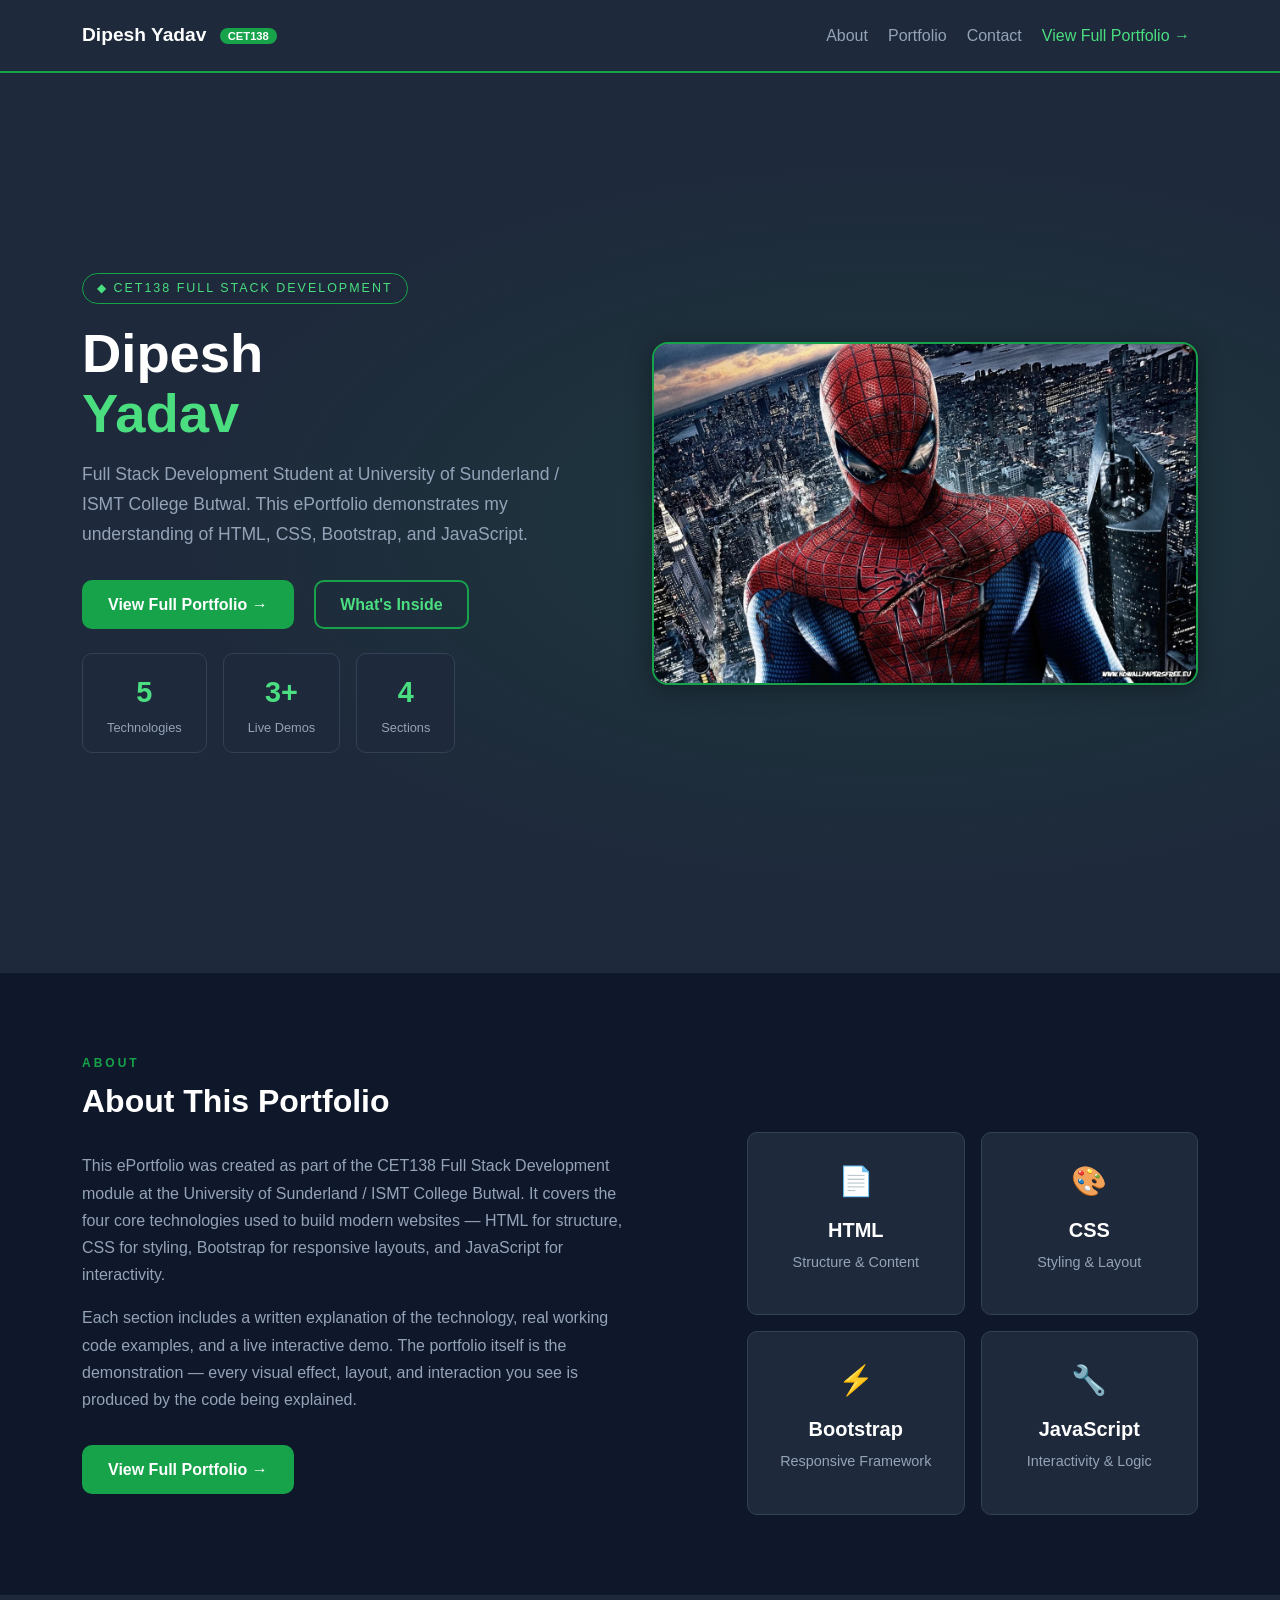
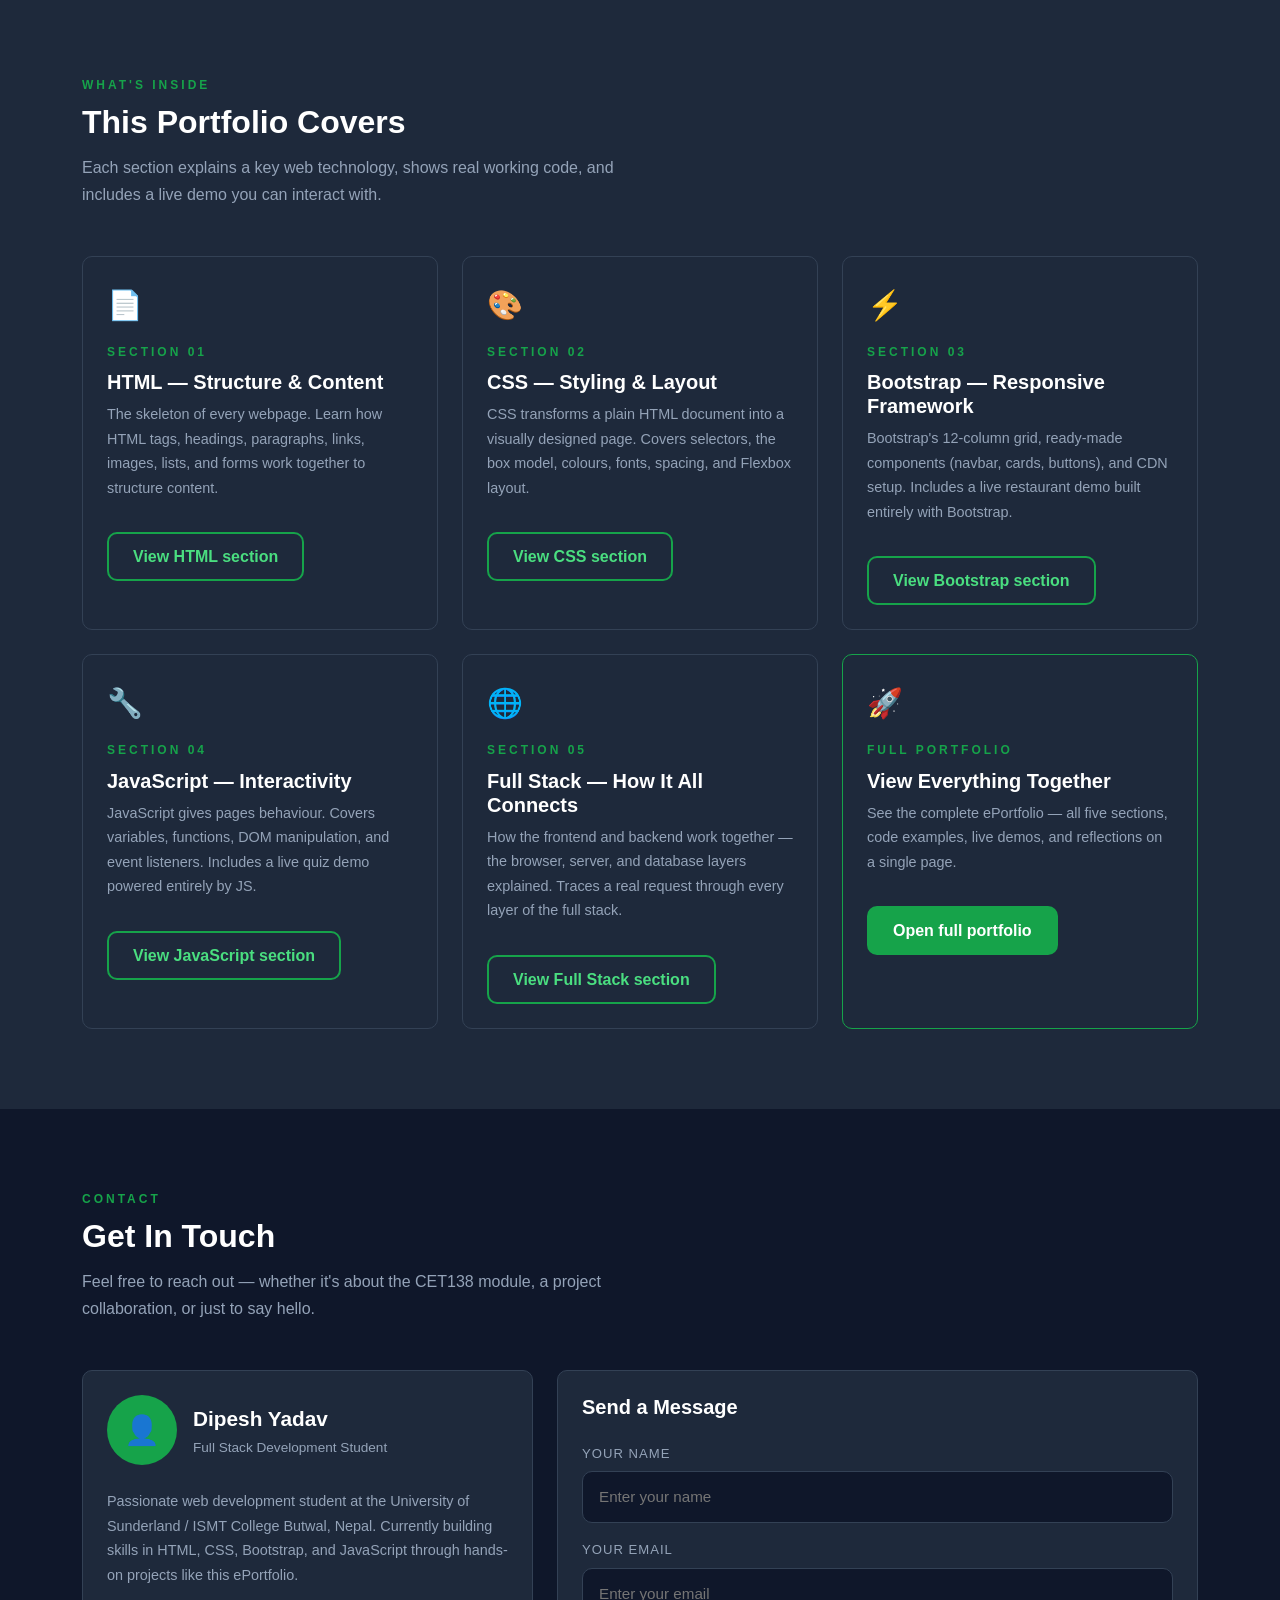
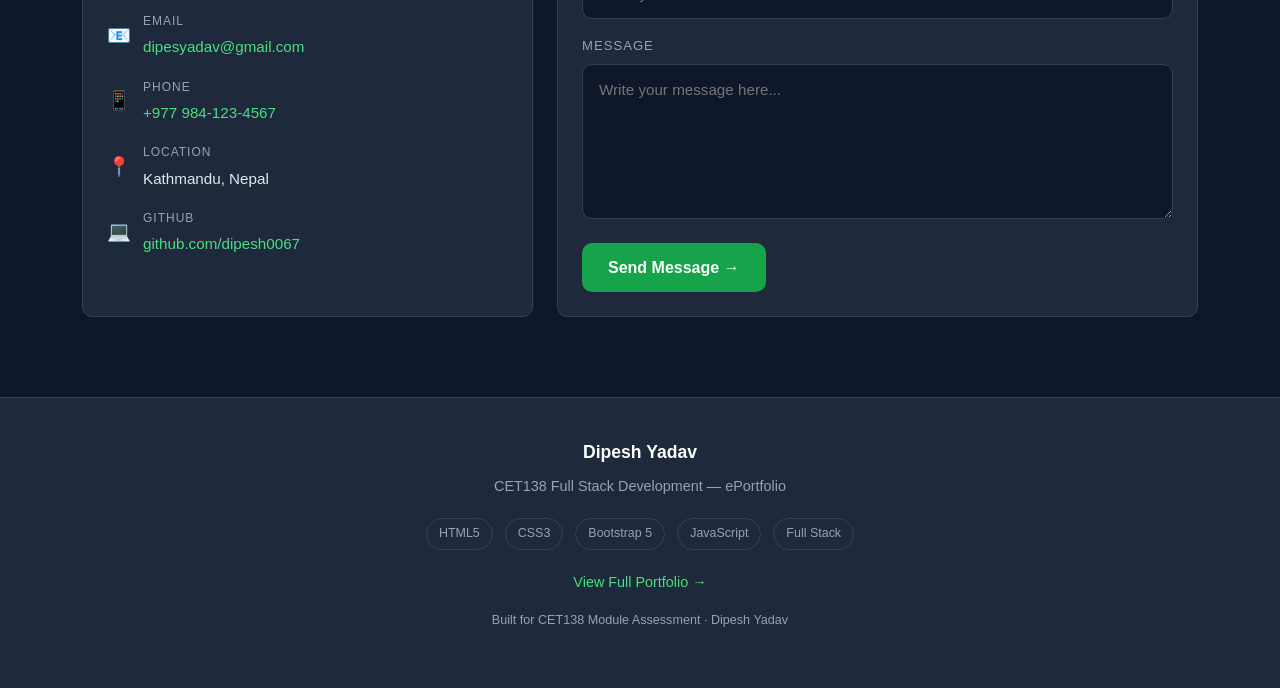
<file: index.html>
<!DOCTYPE html>
<html lang="en">
<head>
  <meta charset="UTF-8">
  <meta name="viewport" content="width=device-width, initial-scale=1.0">
  <title>Dipesh Yadav — CET138 Portfolio</title>
  <link rel="stylesheet" href="https://cdn.jsdelivr.net/npm/bootstrap@5.3.0/dist/css/bootstrap.min.css">
  <link rel="stylesheet" href="./CSS/index.css">
</head>
<body>

  <!-- ===== NAVBAR ===== -->
  <nav class="navbar navbar-expand-lg sticky-top">
    <div class="container">
      <a class="navbar-brand" href="index.html">
        Dipesh Yadav <span class="brand-badge">CET138</span>
      </a>
      <button class="navbar-toggler" type="button" data-bs-toggle="collapse" data-bs-target="#nav">
        <span class="navbar-toggler-icon"></span>
      </button>
      <div class="collapse navbar-collapse" id="nav">
        <ul class="navbar-nav ms-auto gap-1">
          <li class="nav-item"><a class="nav-link" href="#about">About</a></li>
          <li class="nav-item"><a class="nav-link" href="#portfolio">Portfolio</a></li>
          <li class="nav-item"><a class="nav-link" href="#contact">Contact</a></li>
          <li class="nav-item"><a class="nav-link active-nav" href="HTML/Portfolio.html">View Full Portfolio →</a></li>
        </ul>
      </div>
    </div>
  </nav>

  <!-- ===== HERO ===== -->
  <section class="hero" id="top">
    <div class="container">
      <div class="row align-items-center">
        <div class="col-lg-6 fade-up">
          <div class="hero-badge">◆ CET138 FULL STACK DEVELOPMENT</div>
          <h1>Dipesh<br><span>Yadav</span></h1>
          <p>Full Stack Development Student at University of Sunderland / ISMT College Butwal. This ePortfolio demonstrates my understanding of HTML, CSS, Bootstrap, and JavaScript.</p>
          <a href="./HTML/Portfolio.html" class="btn-green me-3">View Full Portfolio →</a>
          <a href="#portfolio" class="btn-outline">What's Inside</a>
          <div class="d-flex gap-3 mt-4 flex-wrap">
            <div class="stat-pill"><div class="num">5</div><div class="lbl">Technologies</div></div>
            <div class="stat-pill"><div class="num">3+</div><div class="lbl">Live Demos</div></div>
            <div class="stat-pill"><div class="num">4</div><div class="lbl">Sections</div></div>
          </div>
        </div>
        <div class="col-lg-6 text-center mt-4 mt-lg-0 fade-up">
          <img src="./RESOURCE/image.JPG" alt="Dipesh Yadav" class="hero-img">
        </div>
      </div>
    </div>
  </section>

  <!-- ===== ABOUT ===== -->
  <section id="about">
    <div class="container">
      <div class="section-label">About</div>
      <h2 class="section-title">About This Portfolio</h2>
      <div class="row g-4 align-items-center">
        <div class="col-lg-7 fade-up">
          <p class="section-sub">
            This ePortfolio was created as part of the CET138 Full Stack Development module at the University of Sunderland / ISMT College Butwal. It covers the four core technologies used to build modern websites — HTML for structure, CSS for styling, Bootstrap for responsive layouts, and JavaScript for interactivity.
          </p>
          <p class="section-sub mt-3">
            Each section includes a written explanation of the technology, real working code examples, and a live interactive demo. The portfolio itself is the demonstration — every visual effect, layout, and interaction you see is produced by the code being explained.
          </p>
          <a href="./HTML/Portfolio.html" class="btn-green mt-3 d-inline-block">View Full Portfolio →</a>
        </div>
        <div class="col-lg-5 fade-up">
          <div class="row g-3">
            <div class="col-6">
              <div class="card-custom text-center">
                <span class="card-icon">📄</span>
                <h5>HTML</h5>
                <p>Structure & Content</p>
              </div>
            </div>
            <div class="col-6">
              <div class="card-custom text-center">
                <span class="card-icon">🎨</span>
                <h5>CSS</h5>
                <p>Styling & Layout</p>
              </div>
            </div>
            <div class="col-6">
              <div class="card-custom text-center">
                <span class="card-icon">⚡</span>
                <h5>Bootstrap</h5>
                <p>Responsive Framework</p>
              </div>
            </div>
            <div class="col-6">
              <div class="card-custom text-center">
                <span class="card-icon">🔧</span>
                <h5>JavaScript</h5>
                <p>Interactivity & Logic</p>
              </div>
            </div>
          </div>
        </div>
      </div>
    </div>
  </section>

  <!-- ===== PORTFOLIO SECTIONS ===== -->
  <section id="portfolio">
    <div class="container">
      <div class="section-label">What's Inside</div>
      <h2 class="section-title">This Portfolio Covers</h2>
      <p class="section-sub mb-5">Each section explains a key web technology, shows real working code, and includes a live demo you can interact with.</p>
      <div class="row g-4">
        <div class="col-md-4 fade-up">
          <div class="card-custom">
            <span class="card-icon">📄</span>
            <div class="section-label">Section 01</div>
            <h5>HTML — Structure & Content</h5>
            <p>The skeleton of every webpage. Learn how HTML tags, headings, paragraphs, links, images, lists, and forms work together to structure content.</p>
            <a href="HTML/Portfolio.html#html" class="btn-outline mt-3 d-inline-block">View HTML section</a>
          </div>
        </div>
        <div class="col-md-4 fade-up">
          <div class="card-custom">
            <span class="card-icon">🎨</span>
            <div class="section-label">Section 02</div>
            <h5>CSS — Styling & Layout</h5>
            <p>CSS transforms a plain HTML document into a visually designed page. Covers selectors, the box model, colours, fonts, spacing, and Flexbox layout.</p>
            <a href="./HTML/Portfolio.html#css" class="btn-outline mt-3 d-inline-block">View CSS section</a>
          </div>
        </div>
        <div class="col-md-4 fade-up">
          <div class="card-custom">
            <span class="card-icon">⚡</span>
            <div class="section-label">Section 03</div>
            <h5>Bootstrap — Responsive Framework</h5>
            <p>Bootstrap's 12-column grid, ready-made components (navbar, cards, buttons), and CDN setup. Includes a live restaurant demo built entirely with Bootstrap.</p>
            <a href="./HTML/Portfolio.html#bootstrap" class="btn-outline mt-3 d-inline-block">View Bootstrap section</a>
          </div>
        </div>
        <div class="col-md-4 fade-up">
          <div class="card-custom">
            <span class="card-icon">🔧</span>
            <div class="section-label">Section 04</div>
            <h5>JavaScript — Interactivity</h5>
            <p>JavaScript gives pages behaviour. Covers variables, functions, DOM manipulation, and event listeners. Includes a live quiz demo powered entirely by JS.</p>
            <a href="./HTML/Portfolio.html#javascript" class="btn-outline mt-3 d-inline-block">View JavaScript section</a>
          </div>
        </div>
        <div class="col-md-4 fade-up">
          <div class="card-custom">
            <span class="card-icon">🌐</span>
            <div class="section-label">Section 05</div>
            <h5>Full Stack — How It All Connects</h5>
            <p>How the frontend and backend work together — the browser, server, and database layers explained. Traces a real request through every layer of the full stack.</p>
            <a href="./HTML/Portfolio.html#fullstack" class="btn-outline mt-3 d-inline-block">View Full Stack section</a>
          </div>
        </div>
        <div class="col-md-4 fade-up">
          <div class="card-custom card-highlight">
            <span class="card-icon">🚀</span>
            <div class="section-label">Full Portfolio</div>
            <h5>View Everything Together</h5>
            <p>See the complete ePortfolio — all five sections, code examples, live demos, and reflections on a single page.</p>
            <a href="./HTML/Portfolio.html" class="btn-green mt-3 d-inline-block">Open full portfolio</a>
          </div>
        </div>
      </div>
    </div>
  </section>

  <!-- ===== CONTACT ===== -->
  <section id="contact">
    <div class="container">
      <div class="section-label">Contact</div>
      <h2 class="section-title">Get In Touch</h2>
      <p class="section-sub mb-5">Feel free to reach out — whether it's about the CET138 module, a project collaboration, or just to say hello.</p>
      <div class="row g-4">

        <!-- Info card -->
        <div class="col-lg-5 fade-up">
          <div class="card-custom">
            <div class="d-flex align-items-center gap-3 mb-4">
              <div class="contact-avatar">👤</div>
              <div>
                <div class="css-demo-name">Dipesh Yadav</div>
                <div class="css-demo-role">Full Stack Development Student</div>
              </div>
            </div>
            <p class="section-sub mb-4">Passionate web development student at the University of Sunderland / ISMT College Butwal, Nepal. Currently building skills in HTML, CSS, Bootstrap, and JavaScript through hands-on projects like this ePortfolio.</p>
            <div class="d-flex flex-column gap-3">
              <div class="contact-info-row">
                <span class="contact-icon">📧</span>
                <div>
                  <span class="contact-info-label">Email</span>
                  <span class="contact-info-value"><a href="mailto:dipeshyadav@gmail.com">dipesyadav@gmail.com</a></span>
                </div>
              </div>
              <div class="contact-info-row">
                <span class="contact-icon">📱</span>
                <div>
                  <span class="contact-info-label">Phone</span>
                  <span class="contact-info-value"><a href="tel:+9779841234567">+977 984-123-4567</a></span>
                </div>
              </div>
              <div class="contact-info-row">
                <span class="contact-icon">📍</span>
                <div>
                  <span class="contact-info-label">Location</span>
                  <span class="contact-info-value">Kathmandu, Nepal</span>
                </div>
              </div>
              <div class="contact-info-row">
                <span class="contact-icon">💻</span>
                <div>
                  <span class="contact-info-label">GitHub</span>
                  <span class="contact-info-value"><a href="https://github.com/dipesh0067" target="_blank">github.com/dipesh0067</a></span>
                </div>
              </div>
            </div>
          </div>
        </div>

        <!-- Contact form -->
        <div class="col-lg-7 fade-up">
          <div class="card-custom">
            <h5 class="mb-4">Send a Message</h5>
            <div class="d-flex flex-column gap-3">
              <div>
                <label class="contact-form-label">Your Name</label>
                <input type="text" id="contact-name" class="contact-form-input" placeholder="Enter your name">
              </div>
              <div>
                <label class="contact-form-label">Your Email</label>
                <input type="email" id="contact-email" class="contact-form-input" placeholder="Enter your email">
              </div>
              <div>
                <label class="contact-form-label">Message</label>
                <textarea id="contact-msg" rows="5" class="contact-form-input" placeholder="Write your message here..."></textarea>
              </div>
              <div>
                <button onclick="sendMessage()" class="btn-green">Send Message →</button>
              </div>
              <div id="contact-success" class="contact-success">
                ✓ Message sent! I'll get back to you soon.
              </div>
            </div>
          </div>
        </div>

      </div>
    </div>
  </section>

  <!-- ===== FOOTER ===== -->
  <footer>
    <div class="container">
      <div class="footer-name">Dipesh Yadav</div>
      <p>CET138 Full Stack Development — ePortfolio</p>
      <div class="mt-3">
        <span class="tag-pill">HTML5</span>
        <span class="tag-pill">CSS3</span>
        <span class="tag-pill">Bootstrap 5</span>
        <span class="tag-pill">JavaScript</span>
        <span class="tag-pill">Full Stack</span>
      </div>
      <p class="mt-3"><a href="HTML/Portfolio.html" class="footer-link">View Full Portfolio →</a></p>
      <p class="mt-2 small">Built for CET138 Module Assessment · Dipesh Yadav</p>
    </div>
  </footer>

  <script src="https://cdn.jsdelivr.net/npm/bootstrap@5.3.0/dist/js/bootstrap.bundle.min.js"></script>
  <script src="JS/scripts.js"></script>
</body>
</html>
</file>
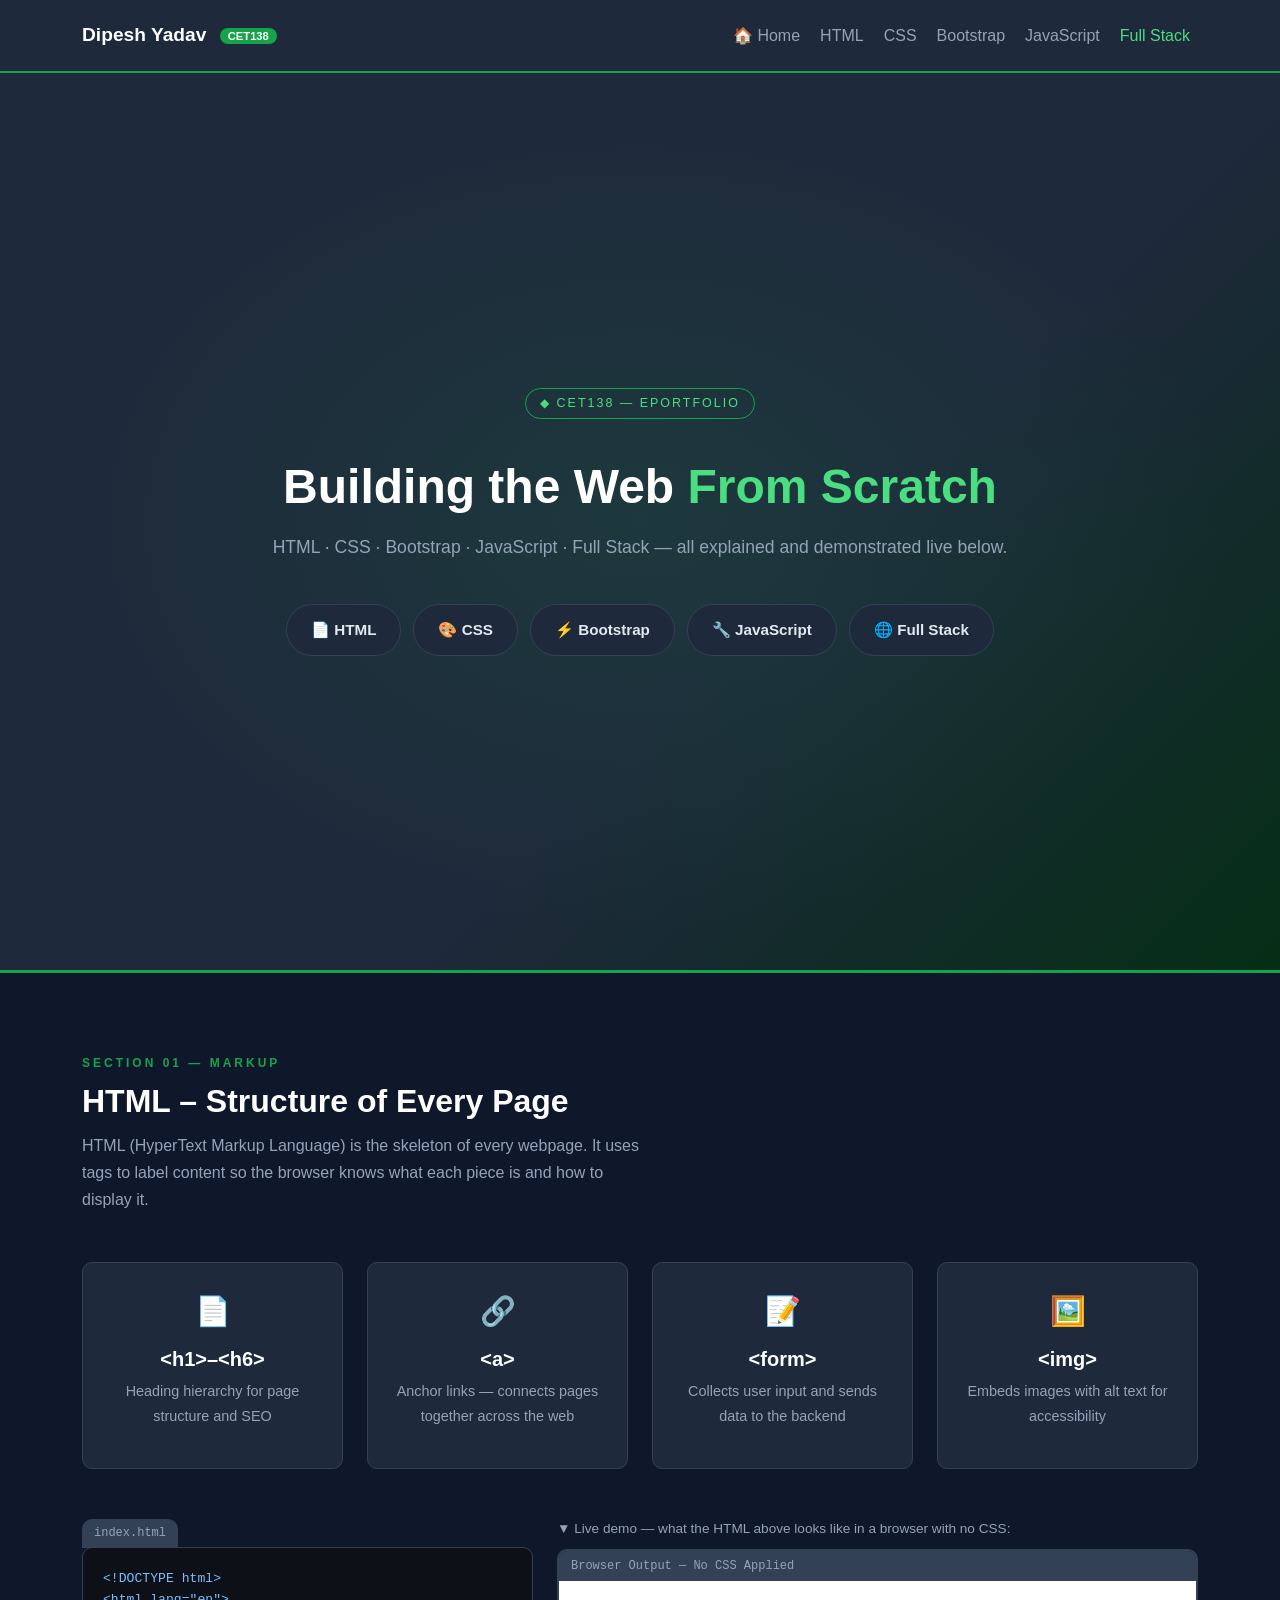
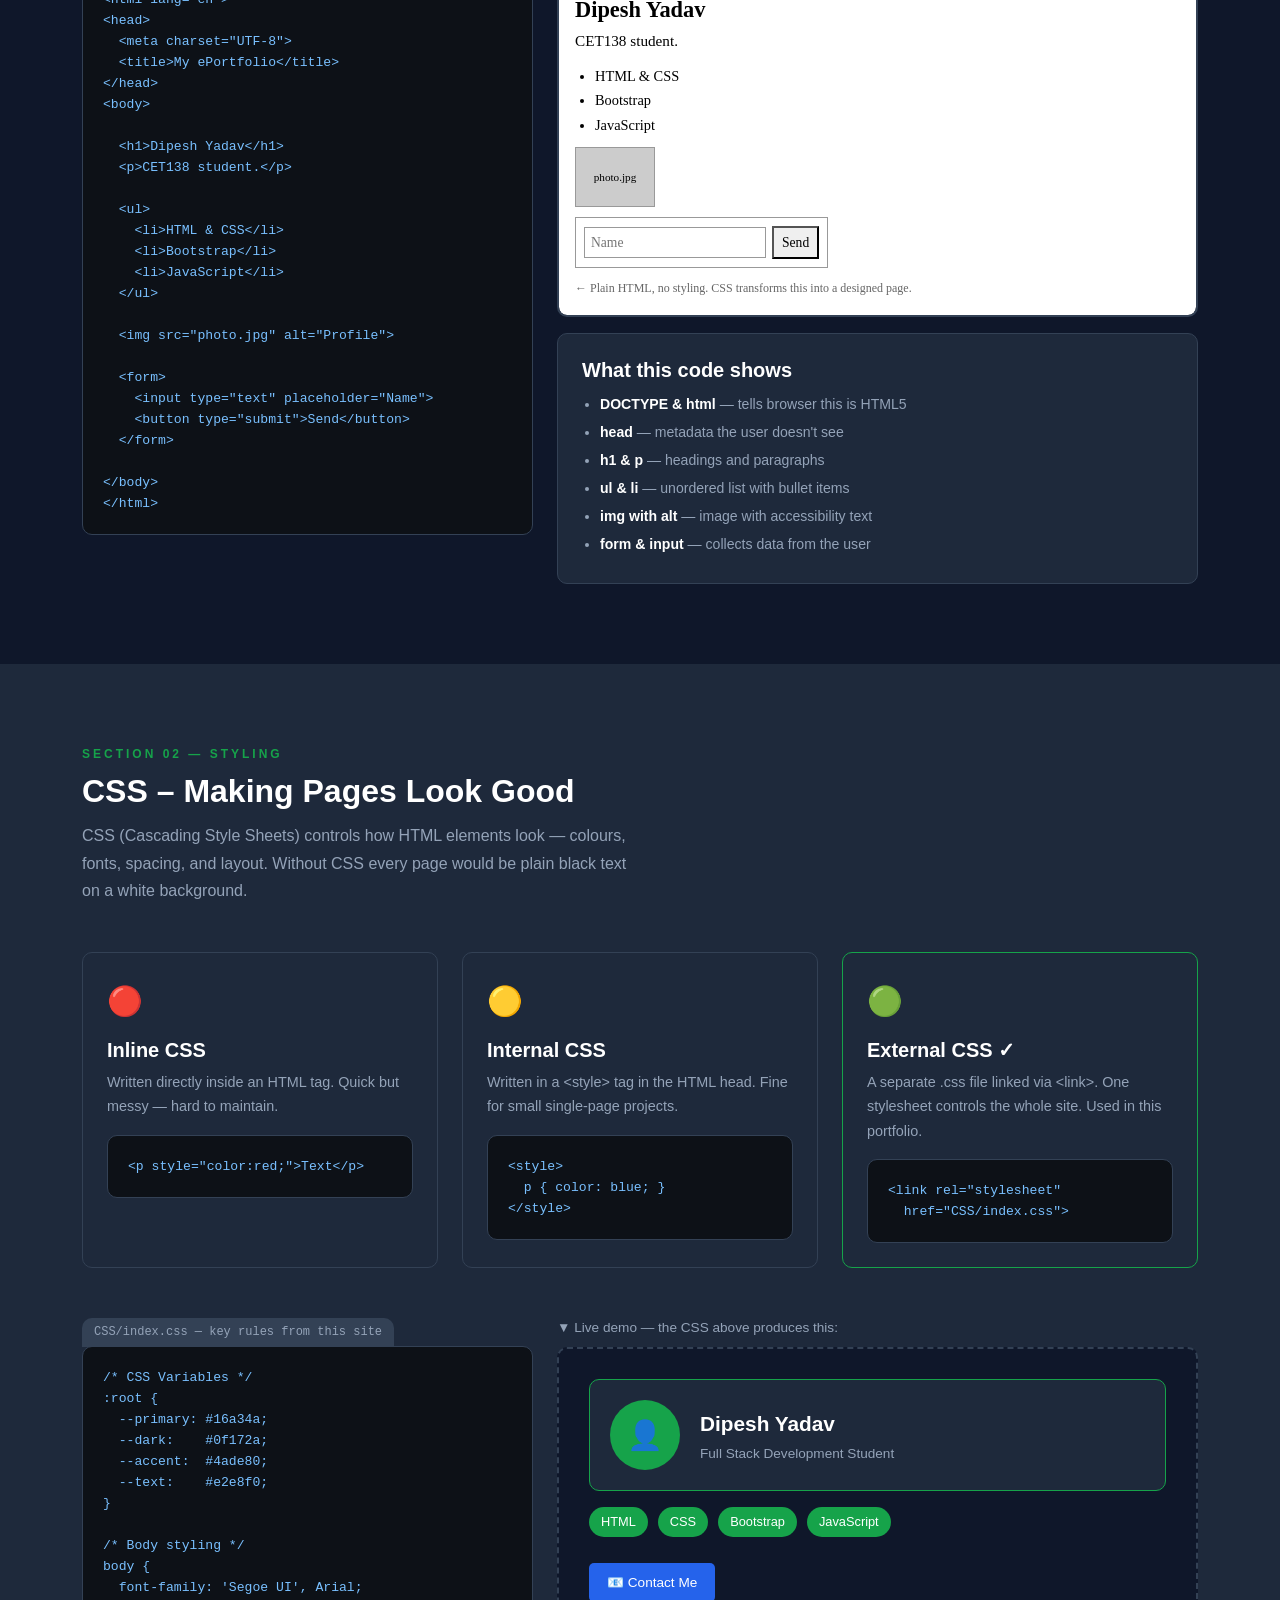
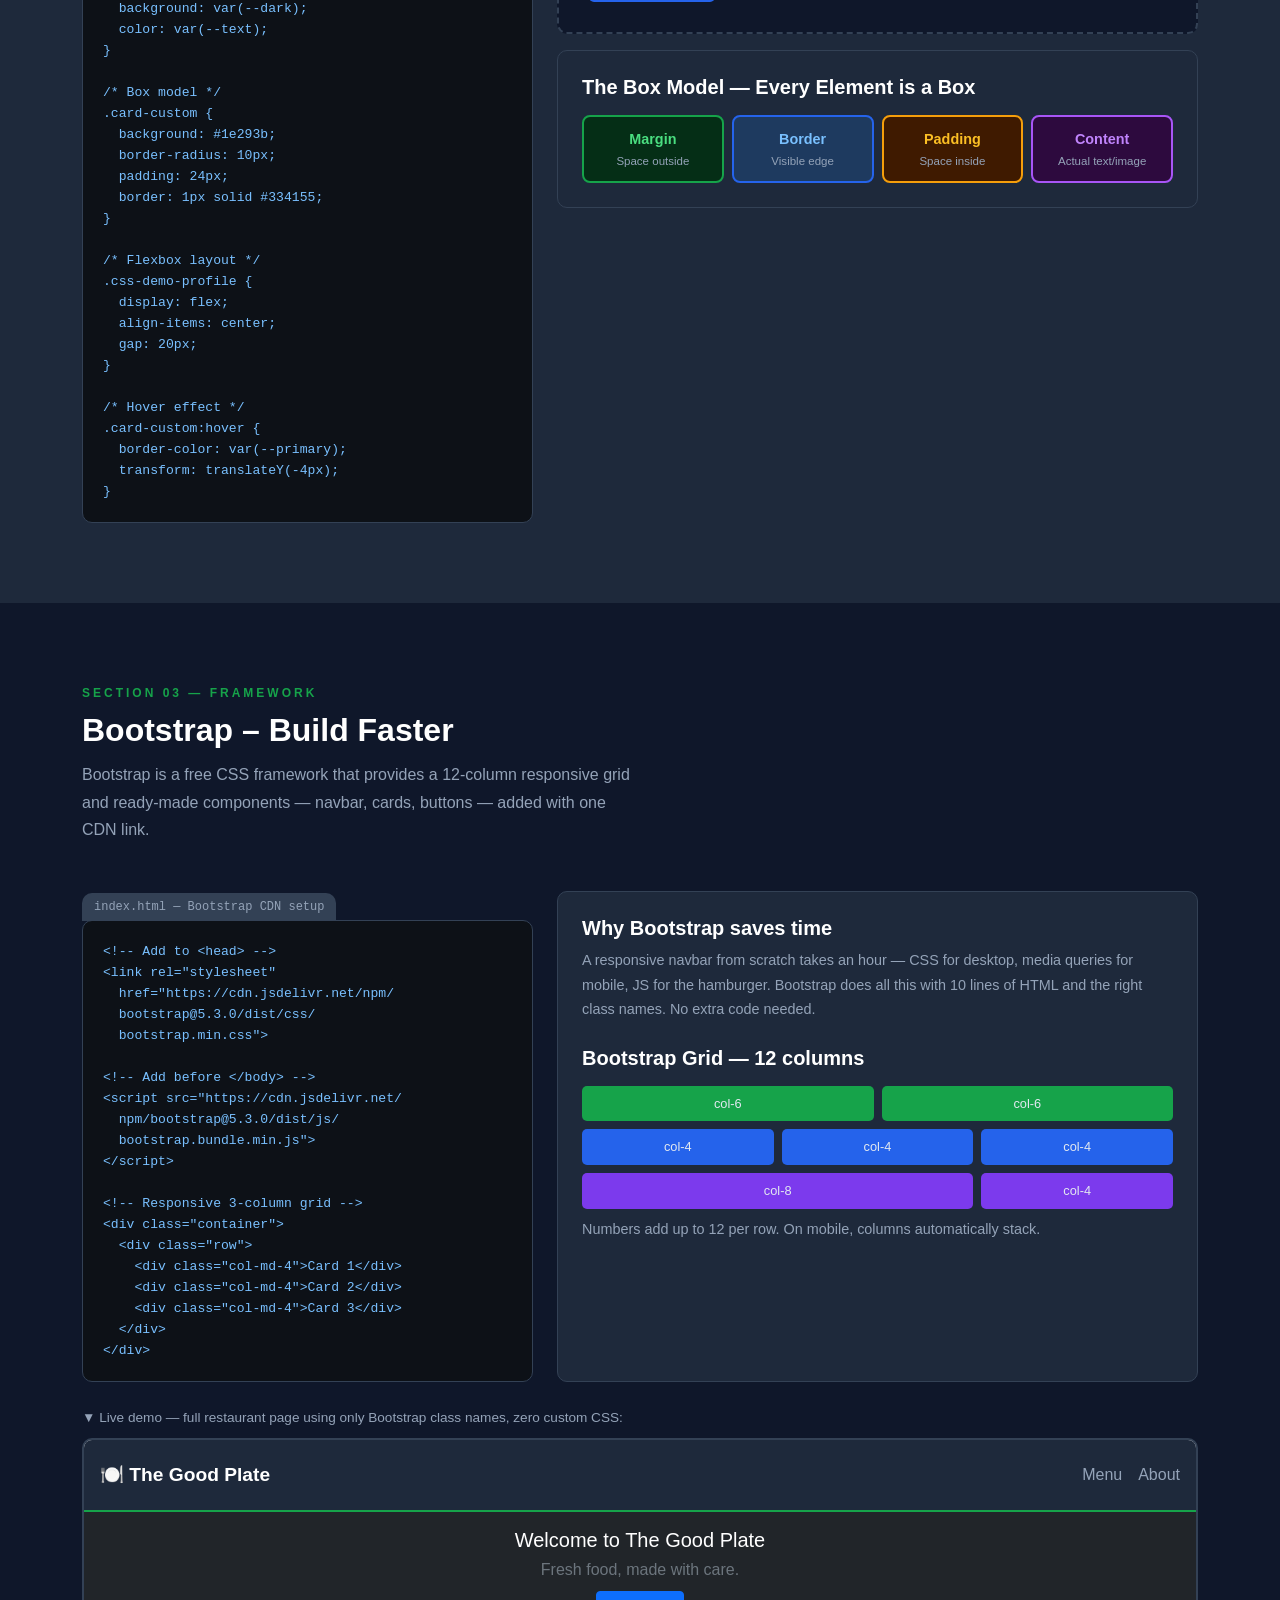
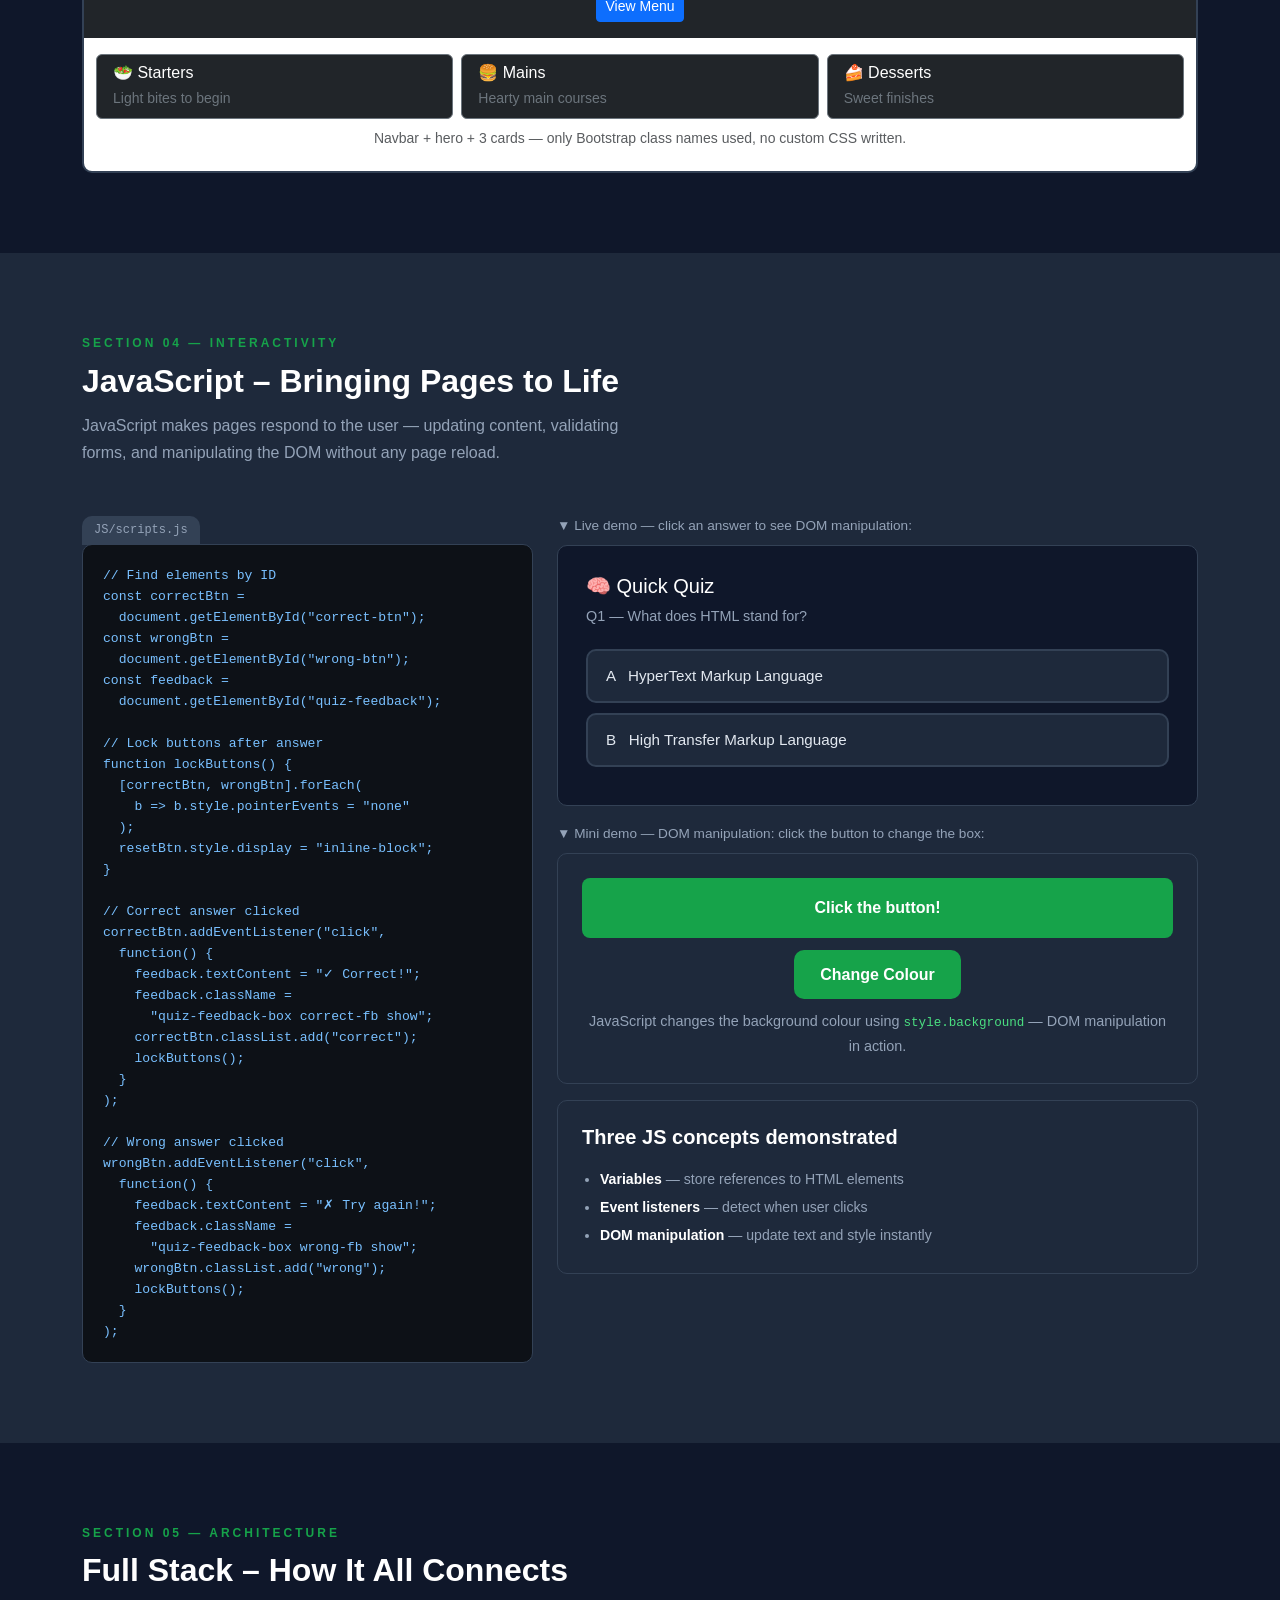
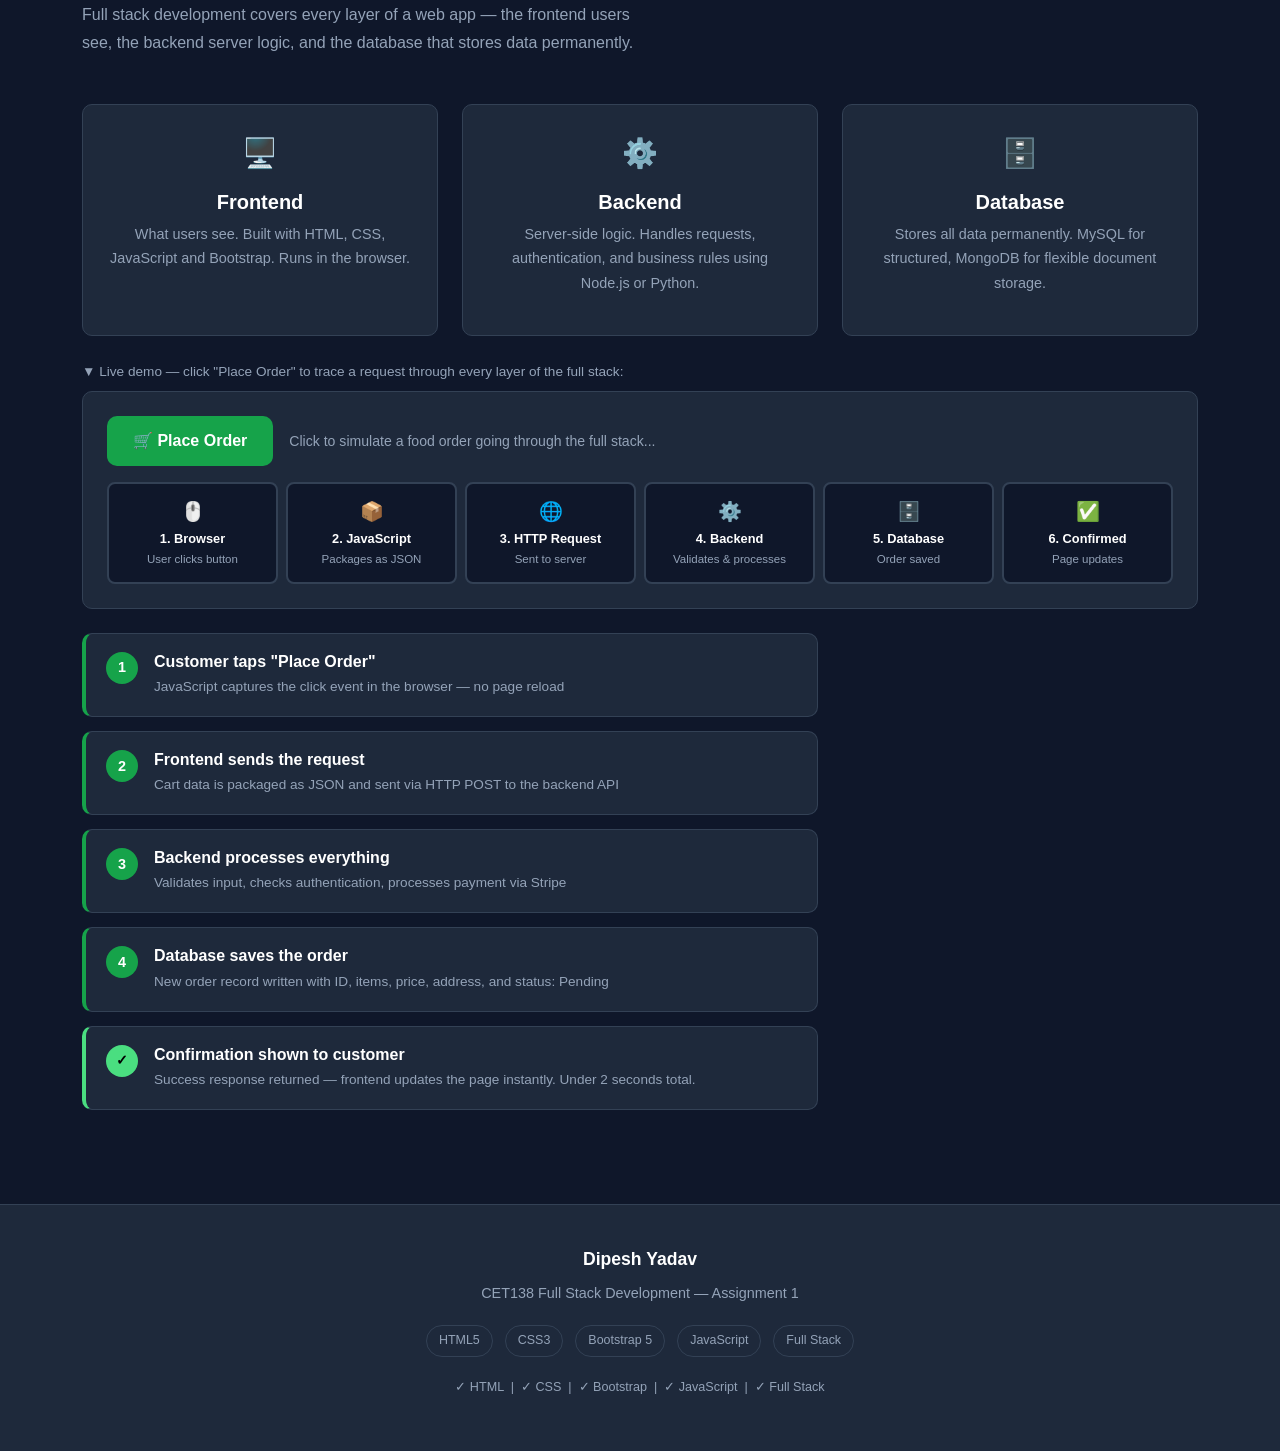
<file: HTML/Portfolio.html>
<!DOCTYPE html>
<html lang="en">
<head>
  <meta charset="UTF-8">
  <meta name="viewport" content="width=device-width, initial-scale=1.0">
  <title>CET138 ePortfolio – Dipesh Yadav</title>
  <link rel="stylesheet" href="https://cdn.jsdelivr.net/npm/bootstrap@5.3.0/dist/css/bootstrap.min.css">
  <link rel="stylesheet" href="../CSS/index.css">
</head>
<body>

  <!-- NAVBAR -->
  <nav class="navbar navbar-expand-lg sticky-top">
    <div class="container">
      <a class="navbar-brand" href="../index.html">Dipesh Yadav <span class="brand-badge">CET138</span></a>
      <button class="navbar-toggler" type="button" data-bs-toggle="collapse" data-bs-target="#nav">
        <span class="navbar-toggler-icon"></span>
      </button>
      <div class="collapse navbar-collapse" id="nav">
        <ul class="navbar-nav ms-auto gap-1">
          <li class="nav-item"><a class="nav-link" href="../index.html">🏠 Home</a></li>
          <li class="nav-item"><a class="nav-link" href="#html">HTML</a></li>
          <li class="nav-item"><a class="nav-link" href="#css">CSS</a></li>
          <li class="nav-item"><a class="nav-link" href="#bootstrap">Bootstrap</a></li>
          <li class="nav-item"><a class="nav-link" href="#javascript">JavaScript</a></li>
          <li class="nav-item"><a class="nav-link active-nav" href="#fullstack">Full Stack</a></li>
        </ul>
      </div>
    </div>
  </nav>

  <!-- PORTFOLIO BANNER — FULL SCREEN -->
  <div class="portfolio-banner">
    <div class="container">
      <div class="pb-inner fade-up">
        <div class="hero-badge">◆ CET138 — ePORTFOLIO</div>
        <h1 class="pb-title">Building the Web <span>From Scratch</span></h1>
        <p class="pb-sub">HTML · CSS · Bootstrap · JavaScript · Full Stack — all explained and demonstrated live below.</p>
        <div class="pb-nav-pills">
          <a href="#html"       class="pb-pill">📄 HTML</a>
          <a href="#css"        class="pb-pill">🎨 CSS</a>
          <a href="#bootstrap"  class="pb-pill">⚡ Bootstrap</a>
          <a href="#javascript" class="pb-pill">🔧 JavaScript</a>
          <a href="#fullstack"  class="pb-pill">🌐 Full Stack</a>
        </div>
      </div>
    </div>
  </div>

  <!-- ===== SECTION 01 — HTML ===== -->
  <section id="html">
    <div class="container">
      <div class="section-label">Section 01 — Markup</div>
      <h2 class="section-title">HTML – Structure of Every Page</h2>
      <p class="section-sub mb-5">HTML (HyperText Markup Language) is the skeleton of every webpage. It uses tags to label content so the browser knows what each piece is and how to display it.</p>

      <div class="row g-4 mb-5">
        <div class="col-md-3 col-6 fade-up">
          <div class="card-custom text-center">
            <span class="card-icon">📄</span>
            <h5>&lt;h1&gt;–&lt;h6&gt;</h5>
            <p>Heading hierarchy for page structure and SEO</p>
          </div>
        </div>
        <div class="col-md-3 col-6 fade-up">
          <div class="card-custom text-center">
            <span class="card-icon">🔗</span>
            <h5>&lt;a&gt;</h5>
            <p>Anchor links — connects pages together across the web</p>
          </div>
        </div>
        <div class="col-md-3 col-6 fade-up">
          <div class="card-custom text-center">
            <span class="card-icon">📝</span>
            <h5>&lt;form&gt;</h5>
            <p>Collects user input and sends data to the backend</p>
          </div>
        </div>
        <div class="col-md-3 col-6 fade-up">
          <div class="card-custom text-center">
            <span class="card-icon">🖼️</span>
            <h5>&lt;img&gt;</h5>
            <p>Embeds images with alt text for accessibility</p>
          </div>
        </div>
      </div>

      <div class="row g-4 align-items-start">
        <div class="col-lg-5 fade-up">
          <div class="code-label">index.html</div>
          <div class="code-box">&lt;!DOCTYPE html&gt;
&lt;html lang="en"&gt;
&lt;head&gt;
  &lt;meta charset="UTF-8"&gt;
  &lt;title&gt;My ePortfolio&lt;/title&gt;
&lt;/head&gt;
&lt;body&gt;

  &lt;h1&gt;Dipesh Yadav&lt;/h1&gt;
  &lt;p&gt;CET138 student.&lt;/p&gt;

  &lt;ul&gt;
    &lt;li&gt;HTML &amp; CSS&lt;/li&gt;
    &lt;li&gt;Bootstrap&lt;/li&gt;
    &lt;li&gt;JavaScript&lt;/li&gt;
  &lt;/ul&gt;

  &lt;img src="photo.jpg" alt="Profile"&gt;

  &lt;form&gt;
    &lt;input type="text" placeholder="Name"&gt;
    &lt;button type="submit"&gt;Send&lt;/button&gt;
  &lt;/form&gt;

&lt;/body&gt;
&lt;/html&gt;</div>
        </div>

        <div class="col-lg-7 fade-up">
          <p class="demo-label">▼ Live demo — what the HTML above looks like in a browser with no CSS:</p>
          <div class="mini-demo-box">
            <div class="mini-demo-label">Browser Output — No CSS Applied</div>
            <div class="mini-demo-content">
              <h2 class="mini-h2">Dipesh Yadav</h2>
              <p class="mini-p">CET138 student.</p>
              <ul class="mini-ul">
                <li>HTML &amp; CSS</li>
                <li>Bootstrap</li>
                <li>JavaScript</li>
              </ul>
              <div class="mini-img-placeholder">photo.jpg</div>
              <div class="mini-form">
                <input type="text" placeholder="Name" class="mini-input">
                <button class="mini-btn">Send</button>
              </div>
              <p class="mini-note">← Plain HTML, no styling. CSS transforms this into a designed page.</p>
            </div>
          </div>

          <div class="card-custom mt-3">
            <h5 class="accent-title">What this code shows</h5>
            <ul class="info-list">
              <li><strong>DOCTYPE & html</strong> — tells browser this is HTML5</li>
              <li><strong>head</strong> — metadata the user doesn't see</li>
              <li><strong>h1 & p</strong> — headings and paragraphs</li>
              <li><strong>ul & li</strong> — unordered list with bullet items</li>
              <li><strong>img with alt</strong> — image with accessibility text</li>
              <li><strong>form & input</strong> — collects data from the user</li>
            </ul>
          </div>
        </div>
      </div>
    </div>
  </section>

  <!-- ===== SECTION 02 — CSS ===== -->
  <section id="css">
    <div class="container">
      <div class="section-label">Section 02 — Styling</div>
      <h2 class="section-title">CSS – Making Pages Look Good</h2>
      <p class="section-sub mb-5">CSS (Cascading Style Sheets) controls how HTML elements look — colours, fonts, spacing, and layout. Without CSS every page would be plain black text on a white background.</p>

      <div class="row g-4 mb-5">
        <div class="col-md-4 fade-up">
          <div class="card-custom">
            <span class="card-icon">🔴</span>
            <h5>Inline CSS</h5>
            <p>Written directly inside an HTML tag. Quick but messy — hard to maintain.</p>
            <div class="code-box">&lt;p style="color:red;"&gt;Text&lt;/p&gt;</div>
          </div>
        </div>
        <div class="col-md-4 fade-up">
          <div class="card-custom">
            <span class="card-icon">🟡</span>
            <h5>Internal CSS</h5>
            <p>Written in a &lt;style&gt; tag in the HTML head. Fine for small single-page projects.</p>
            <div class="code-box">&lt;style&gt;
  p { color: blue; }
&lt;/style&gt;</div>
          </div>
        </div>
        <div class="col-md-4 fade-up">
          <div class="card-custom card-highlight">
            <span class="card-icon">🟢</span>
            <h5>External CSS ✓</h5>
            <p>A separate .css file linked via &lt;link&gt;. One stylesheet controls the whole site. Used in this portfolio.</p>
            <div class="code-box">&lt;link rel="stylesheet"
  href="CSS/index.css"&gt;</div>
          </div>
        </div>
      </div>

      <div class="row g-4 align-items-start">
        <div class="col-lg-5 fade-up">
          <div class="code-label">CSS/index.css — key rules from this site</div>
          <div class="code-box">/* CSS Variables */
:root {
  --primary: #16a34a;
  --dark:    #0f172a;
  --accent:  #4ade80;
  --text:    #e2e8f0;
}

/* Body styling */
body {
  font-family: 'Segoe UI', Arial;
  background: var(--dark);
  color: var(--text);
}

/* Box model */
.card-custom {
  background: #1e293b;
  border-radius: 10px;
  padding: 24px;
  border: 1px solid #334155;
}

/* Flexbox layout */
.css-demo-profile {
  display: flex;
  align-items: center;
  gap: 20px;
}

/* Hover effect */
.card-custom:hover {
  border-color: var(--primary);
  transform: translateY(-4px);
}</div>
        </div>

        <div class="col-lg-7 fade-up">
          <p class="demo-label">▼ Live demo — the CSS above produces this:</p>
          <div class="css-demo-box">
            <div class="css-demo-profile">
              <div class="css-demo-avatar">👤</div>
              <div>
                <div class="css-demo-name">Dipesh Yadav</div>
                <div class="css-demo-role">Full Stack Development Student</div>
              </div>
            </div>
            <ul class="css-skill-list">
              <li>HTML</li><li>CSS</li><li>Bootstrap</li><li>JavaScript</li>
            </ul>
            <a class="css-demo-btn" href="../index.html#contact">📧 Contact Me</a>
          </div>

          <div class="card-custom mt-3">
            <h5 class="accent-title mb-3">The Box Model — Every Element is a Box</h5>
            <div class="row g-2">
              <div class="col-6 col-md-3">
                <div class="box-model-cell box-margin">
                  <div class="box-model-title">Margin</div>
                  <div class="box-model-sub">Space outside</div>
                </div>
              </div>
              <div class="col-6 col-md-3">
                <div class="box-model-cell box-border">
                  <div class="box-model-title">Border</div>
                  <div class="box-model-sub">Visible edge</div>
                </div>
              </div>
              <div class="col-6 col-md-3">
                <div class="box-model-cell box-padding">
                  <div class="box-model-title">Padding</div>
                  <div class="box-model-sub">Space inside</div>
                </div>
              </div>
              <div class="col-6 col-md-3">
                <div class="box-model-cell box-content">
                  <div class="box-model-title">Content</div>
                  <div class="box-model-sub">Actual text/image</div>
                </div>
              </div>
            </div>
          </div>
        </div>
      </div>
    </div>
  </section>

  <!-- ===== SECTION 03 — BOOTSTRAP ===== -->
  <section id="bootstrap">
    <div class="container">
      <div class="section-label">Section 03 — Framework</div>
      <h2 class="section-title">Bootstrap – Build Faster</h2>
      <p class="section-sub mb-5">Bootstrap is a free CSS framework that provides a 12-column responsive grid and ready-made components — navbar, cards, buttons — added with one CDN link.</p>

      <div class="row g-4 mb-4">
        <div class="col-lg-5 fade-up">
          <div class="code-label">index.html — Bootstrap CDN setup</div>
          <div class="code-box">&lt;!-- Add to &lt;head&gt; --&gt;
&lt;link rel="stylesheet"
  href="https://cdn.jsdelivr.net/npm/
  bootstrap@5.3.0/dist/css/
  bootstrap.min.css"&gt;

&lt;!-- Add before &lt;/body&gt; --&gt;
&lt;script src="https://cdn.jsdelivr.net/
  npm/bootstrap@5.3.0/dist/js/
  bootstrap.bundle.min.js"&gt;
&lt;/script&gt;

&lt;!-- Responsive 3-column grid --&gt;
&lt;div class="container"&gt;
  &lt;div class="row"&gt;
    &lt;div class="col-md-4"&gt;Card 1&lt;/div&gt;
    &lt;div class="col-md-4"&gt;Card 2&lt;/div&gt;
    &lt;div class="col-md-4"&gt;Card 3&lt;/div&gt;
  &lt;/div&gt;
&lt;/div&gt;</div>
        </div>
        <div class="col-lg-7 fade-up">
          <div class="card-custom">
            <h5 class="accent-title">Why Bootstrap saves time</h5>
            <p>A responsive navbar from scratch takes an hour — CSS for desktop, media queries for mobile, JS for the hamburger. Bootstrap does all this with 10 lines of HTML and the right class names. No extra code needed.</p>

            <h5 class="accent-title mb-3 mt-4">Bootstrap Grid — 12 columns</h5>
            <div class="row g-2 mb-2">
              <div class="col-6"><div class="grid-cell grid-green">col-6</div></div>
              <div class="col-6"><div class="grid-cell grid-green">col-6</div></div>
            </div>
            <div class="row g-2 mb-2">
              <div class="col-4"><div class="grid-cell grid-blue">col-4</div></div>
              <div class="col-4"><div class="grid-cell grid-blue">col-4</div></div>
              <div class="col-4"><div class="grid-cell grid-blue">col-4</div></div>
            </div>
            <div class="row g-2">
              <div class="col-8"><div class="grid-cell grid-purple">col-8</div></div>
              <div class="col-4"><div class="grid-cell grid-purple">col-4</div></div>
            </div>
            <p class="grid-note">Numbers add up to 12 per row. On mobile, columns automatically stack.</p>
          </div>
        </div>
      </div>

      <p class="demo-label">▼ Live demo — full restaurant page using only Bootstrap class names, zero custom CSS:</p>
      <div class="bs-demo-wrapper">
        <nav class="navbar navbar-dark bg-dark px-3">
          <span class="navbar-brand">🍽️ The Good Plate</span>
          <div class="d-none d-md-flex gap-3">
            <a href="#" class="nav-link text-white-50">Menu</a>
            <a href="#" class="nav-link text-white-50">About</a>
          </div>
        </nav>
        <div class="bg-dark text-center py-3 px-3">
          <h5 class="text-white mb-1">Welcome to The Good Plate</h5>
          <p class="text-secondary mb-2">Fresh food, made with care.</p>
          <a href="#" class="btn btn-primary btn-sm">View Menu</a>
        </div>
        <div class="container py-3">
          <div class="row g-2">
            <div class="col-md-4"><div class="card bg-dark text-white border-secondary"><div class="card-body py-2"><h6 class="card-title mb-1">🥗 Starters</h6><p class="card-text text-secondary small mb-0">Light bites to begin</p></div></div></div>
            <div class="col-md-4"><div class="card bg-dark text-white border-secondary"><div class="card-body py-2"><h6 class="card-title mb-1">🍔 Mains</h6><p class="card-text text-secondary small mb-0">Hearty main courses</p></div></div></div>
            <div class="col-md-4"><div class="card bg-dark text-white border-secondary"><div class="card-body py-2"><h6 class="card-title mb-1">🍰 Desserts</h6><p class="card-text text-secondary small mb-0">Sweet finishes</p></div></div></div>
          </div>
          <p class="text-muted small mt-2 text-center mb-1">Navbar + hero + 3 cards — only Bootstrap class names used, no custom CSS written.</p>
        </div>
      </div>
    </div>
  </section>

  <!-- ===== SECTION 04 — JAVASCRIPT ===== -->
  <section id="javascript">
    <div class="container">
      <div class="section-label">Section 04 — Interactivity</div>
      <h2 class="section-title">JavaScript – Bringing Pages to Life</h2>
      <p class="section-sub mb-5">JavaScript makes pages respond to the user — updating content, validating forms, and manipulating the DOM without any page reload.</p>

      <div class="row g-4 align-items-start">
        <div class="col-lg-5 fade-up">
          <div class="code-label">JS/scripts.js</div>
          <div class="code-box">// Find elements by ID
const correctBtn =
  document.getElementById("correct-btn");
const wrongBtn =
  document.getElementById("wrong-btn");
const feedback =
  document.getElementById("quiz-feedback");

// Lock buttons after answer
function lockButtons() {
  [correctBtn, wrongBtn].forEach(
    b => b.style.pointerEvents = "none"
  );
  resetBtn.style.display = "inline-block";
}

// Correct answer clicked
correctBtn.addEventListener("click",
  function() {
    feedback.textContent = "✓ Correct!";
    feedback.className =
      "quiz-feedback-box correct-fb show";
    correctBtn.classList.add("correct");
    lockButtons();
  }
);

// Wrong answer clicked
wrongBtn.addEventListener("click",
  function() {
    feedback.textContent = "✗ Try again!";
    feedback.className =
      "quiz-feedback-box wrong-fb show";
    wrongBtn.classList.add("wrong");
    lockButtons();
  }
);</div>
        </div>

        <div class="col-lg-7 fade-up">
          <p class="demo-label">▼ Live demo — click an answer to see DOM manipulation:</p>
          <div class="quiz-box mb-3">
            <h5>🧠 Quick Quiz</h5>
            <p>Q1 — What does HTML stand for?</p>
            <button class="quiz-btn" id="correct-btn">A &nbsp; HyperText Markup Language</button>
            <button class="quiz-btn" id="wrong-btn">B &nbsp; High Transfer Markup Language</button>
            <div class="quiz-feedback-box" id="quiz-feedback"></div>
            <button class="btn-outline" id="quiz-reset-btn">↩ Try Again</button>
          </div>

          <p class="demo-label">▼ Mini demo — DOM manipulation: click the button to change the box:</p>
          <div class="card-custom text-center">
            <div id="colour-box" class="colour-box">Click the button!</div>
            <button class="btn-green" onclick="changeColour()">Change Colour</button>
            <p class="colour-note">JavaScript changes the background colour using <code>style.background</code> — DOM manipulation in action.</p>
          </div>

          <div class="card-custom mt-3">
            <h5 class="accent-title mb-3">Three JS concepts demonstrated</h5>
            <ul class="info-list">
              <li><strong>Variables</strong> — store references to HTML elements</li>
              <li><strong>Event listeners</strong> — detect when user clicks</li>
              <li><strong>DOM manipulation</strong> — update text and style instantly</li>
            </ul>
          </div>
        </div>
      </div>
    </div>
  </section>

  <!-- ===== SECTION 05 — FULL STACK ===== -->
  <section id="fullstack">
    <div class="container">
      <div class="section-label">Section 05 — Architecture</div>
      <h2 class="section-title">Full Stack – How It All Connects</h2>
      <p class="section-sub mb-5">Full stack development covers every layer of a web app — the frontend users see, the backend server logic, and the database that stores data permanently.</p>

      <div class="row g-4 mb-4">
        <div class="col-md-4 fade-up">
          <div class="card-custom text-center">
            <span class="card-icon">🖥️</span>
            <h5>Frontend</h5>
            <p>What users see. Built with HTML, CSS, JavaScript and Bootstrap. Runs in the browser.</p>
          </div>
        </div>
        <div class="col-md-4 fade-up">
          <div class="card-custom text-center">
            <span class="card-icon">⚙️</span>
            <h5>Backend</h5>
            <p>Server-side logic. Handles requests, authentication, and business rules using Node.js or Python.</p>
          </div>
        </div>
        <div class="col-md-4 fade-up">
          <div class="card-custom text-center">
            <span class="card-icon">🗄️</span>
            <h5>Database</h5>
            <p>Stores all data permanently. MySQL for structured, MongoDB for flexible document storage.</p>
          </div>
        </div>
      </div>

      <p class="demo-label">▼ Live demo — click "Place Order" to trace a request through every layer of the full stack:</p>
      <div class="card-custom mb-4">
        <div class="row g-3 align-items-center mb-3">
          <div class="col-auto">
            <button class="btn-green" onclick="runFullStack()">🛒 Place Order</button>
          </div>
          <div class="col">
            <span id="fs-status" class="fs-status-text">Click to simulate a food order going through the full stack...</span>
          </div>
        </div>
        <div class="row g-2">
          <div class="col-md fs-step" id="fs-1"><div class="fs-step-inner"><div class="fs-icon">🖱️</div><div class="fs-title">1. Browser</div><div class="fs-sub">User clicks button</div></div></div>
          <div class="col-md fs-step" id="fs-2"><div class="fs-step-inner"><div class="fs-icon">📦</div><div class="fs-title">2. JavaScript</div><div class="fs-sub">Packages as JSON</div></div></div>
          <div class="col-md fs-step" id="fs-3"><div class="fs-step-inner"><div class="fs-icon">🌐</div><div class="fs-title">3. HTTP Request</div><div class="fs-sub">Sent to server</div></div></div>
          <div class="col-md fs-step" id="fs-4"><div class="fs-step-inner"><div class="fs-icon">⚙️</div><div class="fs-title">4. Backend</div><div class="fs-sub">Validates & processes</div></div></div>
          <div class="col-md fs-step" id="fs-5"><div class="fs-step-inner"><div class="fs-icon">🗄️</div><div class="fs-title">5. Database</div><div class="fs-sub">Order saved</div></div></div>
          <div class="col-md fs-step" id="fs-6"><div class="fs-step-inner"><div class="fs-icon">✅</div><div class="fs-title">6. Confirmed</div><div class="fs-sub">Page updates</div></div></div>
        </div>
      </div>

      <div class="row">
        <div class="col-lg-8">
          <div class="step-card fade-up">
            <div class="step-num">1</div>
            <div><h6>Customer taps "Place Order"</h6><p>JavaScript captures the click event in the browser — no page reload</p></div>
          </div>
          <div class="step-card fade-up">
            <div class="step-num">2</div>
            <div><h6>Frontend sends the request</h6><p>Cart data is packaged as JSON and sent via HTTP POST to the backend API</p></div>
          </div>
          <div class="step-card fade-up">
            <div class="step-num">3</div>
            <div><h6>Backend processes everything</h6><p>Validates input, checks authentication, processes payment via Stripe</p></div>
          </div>
          <div class="step-card fade-up">
            <div class="step-num">4</div>
            <div><h6>Database saves the order</h6><p>New order record written with ID, items, price, address, and status: Pending</p></div>
          </div>
          <div class="step-card step-card-accent fade-up">
            <div class="step-num step-num-accent">✓</div>
            <div><h6>Confirmation shown to customer</h6><p>Success response returned — frontend updates the page instantly. Under 2 seconds total.</p></div>
          </div>
        </div>
      </div>
    </div>
  </section>

  <!-- FOOTER -->
  <footer>
    <div class="container">
      <div class="footer-name">Dipesh Yadav</div>
      <p>CET138 Full Stack Development — Assignment 1</p>
      <div class="mt-3">
        <span class="tag-pill">HTML5</span>
        <span class="tag-pill">CSS3</span>
        <span class="tag-pill">Bootstrap 5</span>
        <span class="tag-pill">JavaScript</span>
        <span class="tag-pill">Full Stack</span>
      </div>
      <p class="mt-3 small">✓ HTML &nbsp;|&nbsp; ✓ CSS &nbsp;|&nbsp; ✓ Bootstrap &nbsp;|&nbsp; ✓ JavaScript &nbsp;|&nbsp; ✓ Full Stack</p>
    </div>
  </footer>

  <script src="https://cdn.jsdelivr.net/npm/bootstrap@5.3.0/dist/js/bootstrap.bundle.min.js"></script>
  <script src="../JS/scripts.js"></script>
</body>
</html>
</file>
<file: CSS/index.css>
/* — CSS VARIABLES (Custom Properties) — */
:root {
  --primary:    #16a34a;
  --primary2:   #15803d;
  --dark:       #0f172a;
  --dark2:      #1e293b;
  --card-bg:    #1e293b;
  --border:     #334155;
  --text:       #e2e8f0;
  --text-muted: #94a3b8;
  --accent:     #4ade80;
  --white:      #ffffff;
  --danger:     #ef4444;
  --radius:     10px;
  --shadow:     0 4px 24px rgba(0,0,0,0.35);
}

/* — RESET & BASE — */
*, *::before, *::after { box-sizing: border-box; margin: 0; padding: 0; }

body {
  font-family: 'Segoe UI', Arial, sans-serif;
  background-color: var(--dark);
  color: var(--text);
  line-height: 1.7;
}

/* — NAVBAR — */
.navbar {
  background: var(--dark2) !important;
  border-bottom: 2px solid var(--primary);
  padding: 14px 0;
}
.navbar-brand {
  font-weight: 700;
  font-size: 1.2rem;
  color: var(--white) !important;
}
.brand-badge {
  background: var(--primary);
  color: #fff;
  font-size: 0.7rem;
  padding: 2px 8px;
  border-radius: 20px;
  margin-left: 8px;
  vertical-align: middle;
}
.nav-link {
  color: var(--text-muted) !important;
  font-weight: 500;
  transition: color 0.2s;
}
.nav-link:hover, .nav-link.active-nav {
  color: var(--accent) !important;
}

/* — HERO (index.html) — */
.hero {
  background: linear-gradient(135deg, var(--dark2) 60%, #052e16 100%);
  min-height: 100vh;
  display: flex;
  align-items: center;
  padding: 20px 0 40px;
  position: relative;
  overflow: hidden;
}
.hero::before {
  content: '';
  position: absolute;
  inset: 0;
  background: radial-gradient(ellipse at 70% 50%, rgba(22,163,74,0.12) 0%, transparent 60%);
}
.hero-badge {
  display: inline-block;
  border: 1px solid var(--primary);
  color: var(--accent);
  font-size: 0.78rem;
  letter-spacing: 2px;
  padding: 4px 14px;
  border-radius: 20px;
  margin-bottom: 20px;
  text-transform: uppercase;
}
.hero h1 {
  font-size: 3.4rem;
  font-weight: 800;
  line-height: 1.1;
  color: var(--white);
}
.hero h1 span { color: var(--accent); }
.hero p { color: var(--text-muted); font-size: 1.1rem; max-width: 480px; margin: 16px 0 30px; }
.hero-img {
  width: 100%;
  max-width: 100%;
  height: auto;
  border-radius: 16px;
  border: 2px solid var(--primary);
  box-shadow: var(--shadow);
  object-fit: cover;
}

/* — BUTTONS — */
.btn-green {
  background: var(--primary);
  color: #fff;
  padding: 11px 26px;
  border-radius: var(--radius);
  border: none;
  font-weight: 600;
  text-decoration: none;
  display: inline-block;
  transition: background 0.2s, transform 0.15s;
  cursor: pointer;
}
.btn-green:hover { background: var(--primary2); color: #fff; transform: translateY(-2px); }
.btn-outline {
  border: 2px solid var(--primary);
  color: var(--accent);
  padding: 9px 24px;
  border-radius: var(--radius);
  font-weight: 600;
  text-decoration: none;
  display: inline-block;
  transition: all 0.2s;
  background: transparent;
  cursor: pointer;
}
.btn-outline:hover { background: var(--primary); color: #fff; }

/* — STAT PILLS — */
.stat-pill {
  background: var(--card-bg);
  border: 1px solid var(--border);
  border-radius: var(--radius);
  padding: 14px 24px;
  text-align: center;
  display: inline-block;
}
.stat-pill .num { font-size: 1.8rem; font-weight: 800; color: var(--accent); }
.stat-pill .lbl { font-size: 0.8rem; color: var(--text-muted); }

/* — SECTION HEADINGS — */
.section-label {
  font-size: 0.75rem;
  letter-spacing: 3px;
  color: var(--primary);
  text-transform: uppercase;
  font-weight: 700;
  margin-bottom: 8px;
}
.section-title {
  font-size: 2rem;
  font-weight: 800;
  color: var(--white);
  margin-bottom: 12px;
}
.section-sub { color: var(--text-muted); max-width: 560px; }

section { padding: 80px 0; }
section:nth-child(even) { background: var(--dark2); }

/* — CARDS — */
.card-custom {
  background: var(--card-bg);
  border: 1px solid var(--border);
  border-radius: var(--radius);
  padding: 24px;
  height: 100%;
  transition: border-color 0.2s, transform 0.2s;
}
.card-custom:hover {
  border-color: var(--primary);
  transform: translateY(-4px);
}
.card-icon {
  font-size: 1.8rem;
  margin-bottom: 12px;
  display: block;
}
.card-custom h5 { color: var(--white); font-weight: 700; margin-bottom: 8px; }
.card-custom p  { color: var(--text-muted); font-size: 0.9rem; }

/* — CODE BLOCKS — */
.code-box {
  background: #0d1117;
  border: 1px solid var(--border);
  border-radius: var(--radius);
  padding: 20px;
  font-family: 'Courier New', monospace;
  font-size: 0.82rem;
  color: #79c0ff;
  overflow-x: auto;
  white-space: pre;
  line-height: 1.6;
}
.code-label {
  background: var(--border);
  color: var(--text-muted);
  font-size: 0.75rem;
  padding: 4px 12px;
  border-radius: var(--radius) var(--radius) 0 0;
  font-family: monospace;
  display: inline-block;
  margin-bottom: -1px;
}

/* — CSS DEMO BOX — */
.css-demo-box {
  background: var(--dark);
  border: 2px dashed var(--border);
  border-radius: var(--radius);
  padding: 30px;
}
.css-demo-profile {
  display: flex;
  align-items: center;
  gap: 20px;
  background: #1e293b;
  padding: 20px;
  border-radius: var(--radius);
  border: 1px solid var(--primary);
  margin-bottom: 16px;
}
.css-demo-avatar {
  width: 70px;
  height: 70px;
  border-radius: 50%;
  background: var(--primary);
  display: flex;
  align-items: center;
  justify-content: center;
  font-size: 1.8rem;
  flex-shrink: 0;
}
.css-demo-name { font-size: 1.3rem; font-weight: 700; color: var(--white); }
.css-demo-role { color: var(--text-muted); font-size: 0.85rem; }
.css-demo-btn {
  background: #2563eb;
  color: white;
  padding: 8px 18px;
  border-radius: 5px;
  text-decoration: none;
  font-size: 0.85rem;
  display: inline-block;
  margin-top: 10px;
}
.css-skill-list { list-style: none; padding: 0; display: flex; gap: 10px; flex-wrap: wrap; margin-top: 10px; }
.css-skill-list li {
  background: var(--primary);
  color: white;
  padding: 4px 12px;
  border-radius: 20px;
  font-size: 0.8rem;
}

/* — QUIZ — */
.quiz-box {
  background: var(--dark);
  border: 1px solid var(--border);
  border-radius: var(--radius);
  padding: 28px;
}
.quiz-box h5 { color: var(--white); margin-bottom: 6px; }
.quiz-box p  { color: var(--text-muted); font-size: 0.9rem; margin-bottom: 20px; }
.quiz-btn {
  display: block;
  width: 100%;
  text-align: left;
  background: var(--card-bg);
  border: 2px solid var(--border);
  color: var(--text);
  padding: 12px 18px;
  border-radius: var(--radius);
  margin-bottom: 10px;
  cursor: pointer;
  font-size: 0.95rem;
  transition: all 0.2s;
}
.quiz-btn:hover { border-color: var(--primary); color: var(--accent); }
.quiz-btn.correct { border-color: #16a34a; background: #052e16; color: #4ade80; }
.quiz-btn.wrong   { border-color: var(--danger); background: #450a0a; color: #fca5a5; }
.quiz-feedback-box {
  display: none;
  padding: 12px 18px;
  border-radius: var(--radius);
  font-weight: 600;
  margin-top: 10px;
}
.quiz-feedback-box.show      { display: block; }
.quiz-feedback-box.correct-fb { background: #052e16; color: #4ade80; border: 1px solid #16a34a; }
.quiz-feedback-box.wrong-fb   { background: #450a0a; color: #fca5a5; border: 1px solid var(--danger); }
#quiz-reset-btn { display: none; margin-top: 12px; }

/* — FULLSTACK STEPS — */
.step-card {
  background: var(--card-bg);
  border: 1px solid var(--border);
  border-left: 4px solid var(--primary);
  border-radius: var(--radius);
  padding: 18px 20px;
  margin-bottom: 14px;
  display: flex;
  gap: 16px;
  align-items: flex-start;
}
.step-num {
  background: var(--primary);
  color: #fff;
  font-weight: 800;
  width: 32px;
  height: 32px;
  border-radius: 50%;
  display: flex;
  align-items: center;
  justify-content: center;
  flex-shrink: 0;
  font-size: 0.9rem;
}
.step-card h6 { color: var(--white); font-weight: 700; margin-bottom: 4px; }
.step-card p  { color: var(--text-muted); font-size: 0.85rem; margin: 0; }

/* — CONTACT SECTION — */
.contact-info-row {
  display: flex;
  align-items: center;
  gap: 12px;
}
.contact-info-row .contact-icon { font-size: 1.2rem; }
.contact-info-label {
  color: var(--text-muted);
  font-size: 0.75rem;
  letter-spacing: 1px;
  text-transform: uppercase;
  display: block;
  margin-bottom: 2px;
}
.contact-info-value { color: var(--text); font-size: 0.95rem; }
.contact-info-value a { color: var(--accent); text-decoration: none; }
.contact-avatar {
  width: 70px;
  height: 70px;
  border-radius: 50%;
  background: var(--primary);
  display: flex;
  align-items: center;
  justify-content: center;
  font-size: 1.8rem;
  flex-shrink: 0;
}
.contact-form-input {
  width: 100%;
  background: var(--dark);
  border: 1px solid var(--border);
  color: var(--text);
  padding: 12px 16px;
  border-radius: var(--radius);
  font-size: 0.95rem;
  outline: none;
  transition: border-color 0.2s;
  font-family: inherit;
}
.contact-form-input:focus { border-color: var(--primary); }
.contact-form-label {
  color: var(--text-muted);
  font-size: 0.82rem;
  letter-spacing: 1px;
  text-transform: uppercase;
  display: block;
  margin-bottom: 6px;
}
.contact-success {
  display: none;
  background: #052e16;
  border: 1px solid var(--primary);
  color: var(--accent);
  padding: 12px 16px;
  border-radius: var(--radius);
  font-weight: 600;
}

/* — FOOTER — */
footer {
  background: var(--dark2);
  border-top: 1px solid var(--border);
  padding: 40px 0;
  text-align: center;
  color: var(--text-muted);
  font-size: 0.9rem;
}
footer .footer-name { color: var(--white); font-weight: 700; font-size: 1.1rem; margin-bottom: 6px; }
footer .tag-pill {
  background: var(--card-bg);
  border: 1px solid var(--border);
  color: var(--text-muted);
  padding: 4px 12px;
  border-radius: 20px;
  font-size: 0.78rem;
  margin: 4px;
  display: inline-block;
}

/* — FADE-UP ANIMATION — */
.fade-up {
  opacity: 0;
  transform: translateY(30px);
  transition: opacity 0.6s ease, transform 0.6s ease;
}
.fade-up.visible { opacity: 1; transform: translateY(0); }

/* — PORTFOLIO PAGE BANNER — full screen — */
.portfolio-banner {
  background: linear-gradient(135deg, var(--dark2) 60%, #052e16 100%);
  border-bottom: 3px solid var(--primary);
  min-height: 100vh;
  display: flex;
  align-items: center;
  justify-content: center;
  text-align: center;
  padding: 40px 0;
  position: relative;
  overflow: hidden;
}
.portfolio-banner::before {
  content: '';
  position: absolute;
  inset: 0;
  background: radial-gradient(ellipse at 50% 50%, rgba(22,163,74,0.13) 0%, transparent 65%);
}
.pb-inner {
  max-width: 800px;
  margin: 0 auto;
  position: relative;
  z-index: 1;
}
.pb-title {
  font-size: 3rem;
  font-weight: 800;
  color: var(--white);
  line-height: 1.15;
  margin: 20px 0 18px;
}
.pb-title span { color: var(--accent); }
.pb-sub {
  color: var(--text-muted);
  font-size: 1.1rem;
  margin-bottom: 40px;
  line-height: 1.8;
}
.pb-nav-pills {
  display: flex;
  flex-wrap: wrap;
  gap: 12px;
  justify-content: center;
}
.pb-pill {
  background: var(--card-bg);
  border: 1px solid var(--border);
  color: var(--text);
  padding: 12px 24px;
  border-radius: 30px;
  text-decoration: none;
  font-size: 0.95rem;
  font-weight: 600;
  transition: all 0.2s;
}
.pb-pill:hover {
  background: var(--primary);
  border-color: var(--primary);
  color: #fff;
  transform: translateY(-2px);
}

/* — MINI DEMO BOX — */
.mini-demo-box {
  border: 2px solid var(--border);
  border-radius: var(--radius);
  overflow: hidden;
}
.mini-demo-label {
  background: var(--border);
  color: var(--text-muted);
  font-size: 0.75rem;
  padding: 5px 12px;
  font-family: monospace;
}

/* — CARD HIGHLIGHT — */
.card-highlight { border-color: var(--primary); }

/* — ACCENT TITLE — */
.accent-title { color: var(--accent); margin-bottom: 10px; }

/* — DEMO LABEL — */
.demo-label { color: var(--text-muted); font-size: 0.85rem; margin-bottom: 8px; }

/* — INFO LIST — */
.info-list { color: var(--text-muted); padding-left: 18px; line-height: 2; font-size: 0.88rem; margin: 0; }
.info-list strong { color: var(--white); }

/* — MINI HTML DEMO — */
.mini-demo-content { font-family: 'Times New Roman', serif; color: #000; background: #fff; padding: 16px; border-radius: 0 0 8px 8px; }
.mini-h2 { font-size: 1.4rem; margin: 0 0 4px 0; font-weight: bold; }
.mini-p  { margin: 0 0 10px 0; font-size: 0.95rem; }
.mini-ul { margin: 0 0 10px 0; padding-left: 20px; font-size: 0.9rem; }
.mini-img-placeholder { background: #ccc; width: 80px; height: 60px; display: flex; align-items: center; justify-content: center; font-size: 0.7rem; margin-bottom: 10px; border: 1px solid #999; }
.mini-form  { border: 1px solid #999; padding: 8px; display: inline-flex; gap: 6px; align-items: center; }
.mini-input { border: 1px solid #999; padding: 3px 6px; font-size: 0.85rem; }
.mini-btn   { font-size: 0.85rem; padding: 3px 8px; }
.mini-note  { color: #666; font-size: 0.75rem; margin: 10px 0 0 0; }

/* — BOX MODEL CELLS — */
.box-model-cell  { border-radius: 8px; padding: 10px; text-align: center; }
.box-model-title { font-weight: 700; font-size: 0.9rem; }
.box-model-sub   { color: var(--text-muted); font-size: 0.72rem; }
.box-margin  { background: #052e16; border: 2px solid var(--primary); }
.box-margin .box-model-title { color: var(--accent); }
.box-border  { background: #1e3a5f; border: 2px solid #2563eb; }
.box-border .box-model-title { color: #79c0ff; }
.box-padding { background: #3f1a00; border: 2px solid #f59e0b; }
.box-padding .box-model-title { color: #fbbf24; }
.box-content { background: #2d0a3e; border: 2px solid #a855f7; }
.box-content .box-model-title { color: #c084fc; }

/* — BOOTSTRAP DEMO WRAPPER — */
.bs-demo-wrapper { background: #fff; border-radius: var(--radius); overflow: hidden; border: 2px solid var(--border); }

/* — GRID CELLS — */
.grid-cell   { border-radius: 5px; padding: 7px; text-align: center; font-size: 0.8rem; }
.grid-green  { background: var(--primary); }
.grid-blue   { background: #2563eb; }
.grid-purple { background: #7c3aed; }
.grid-note   { color: var(--text-muted); font-size: 0.78rem; margin-top: 8px; }

/* — COLOUR BOX DEMO — */
.colour-box  { width: 100%; height: 60px; border-radius: 8px; background: var(--primary); transition: background 0.4s; margin-bottom: 12px; display: flex; align-items: center; justify-content: center; font-weight: 700; color: #fff; }
.colour-note { color: var(--text-muted); font-size: 0.78rem; margin-top: 10px; margin-bottom: 0; }
.colour-note code { color: var(--accent); }

/* — FULLSTACK STEP BOXES — */
.fs-step-inner { background: var(--dark); border: 2px solid var(--border); border-radius: 8px; padding: 12px; text-align: center; transition: border-color 0.3s; }
.fs-icon  { font-size: 1.2rem; }
.fs-title { color: var(--white); font-size: 0.8rem; font-weight: 700; }
.fs-sub   { color: var(--text-muted); font-size: 0.72rem; }
.fs-status-text { color: var(--text-muted); font-size: 0.88rem; }

/* — STEP CARD ACCENT — */
.step-card-accent { border-left-color: var(--accent); }
.step-num-accent  { background: var(--accent); color: #000; }

/* — FOOTER LINK — */
footer a, .footer-link { color: var(--accent); text-decoration: none; }

/* — RESPONSIVE — */
@media (max-width: 768px) {
  .hero h1   { font-size: 2.2rem; }
  .hero-img  { margin-top: 30px; }
  section    { padding: 50px 0; }
  .section-title { font-size: 1.6rem; }
  .pb-title  { font-size: 2rem; }
  .pb-sub    { font-size: 0.95rem; }
}
</file>
